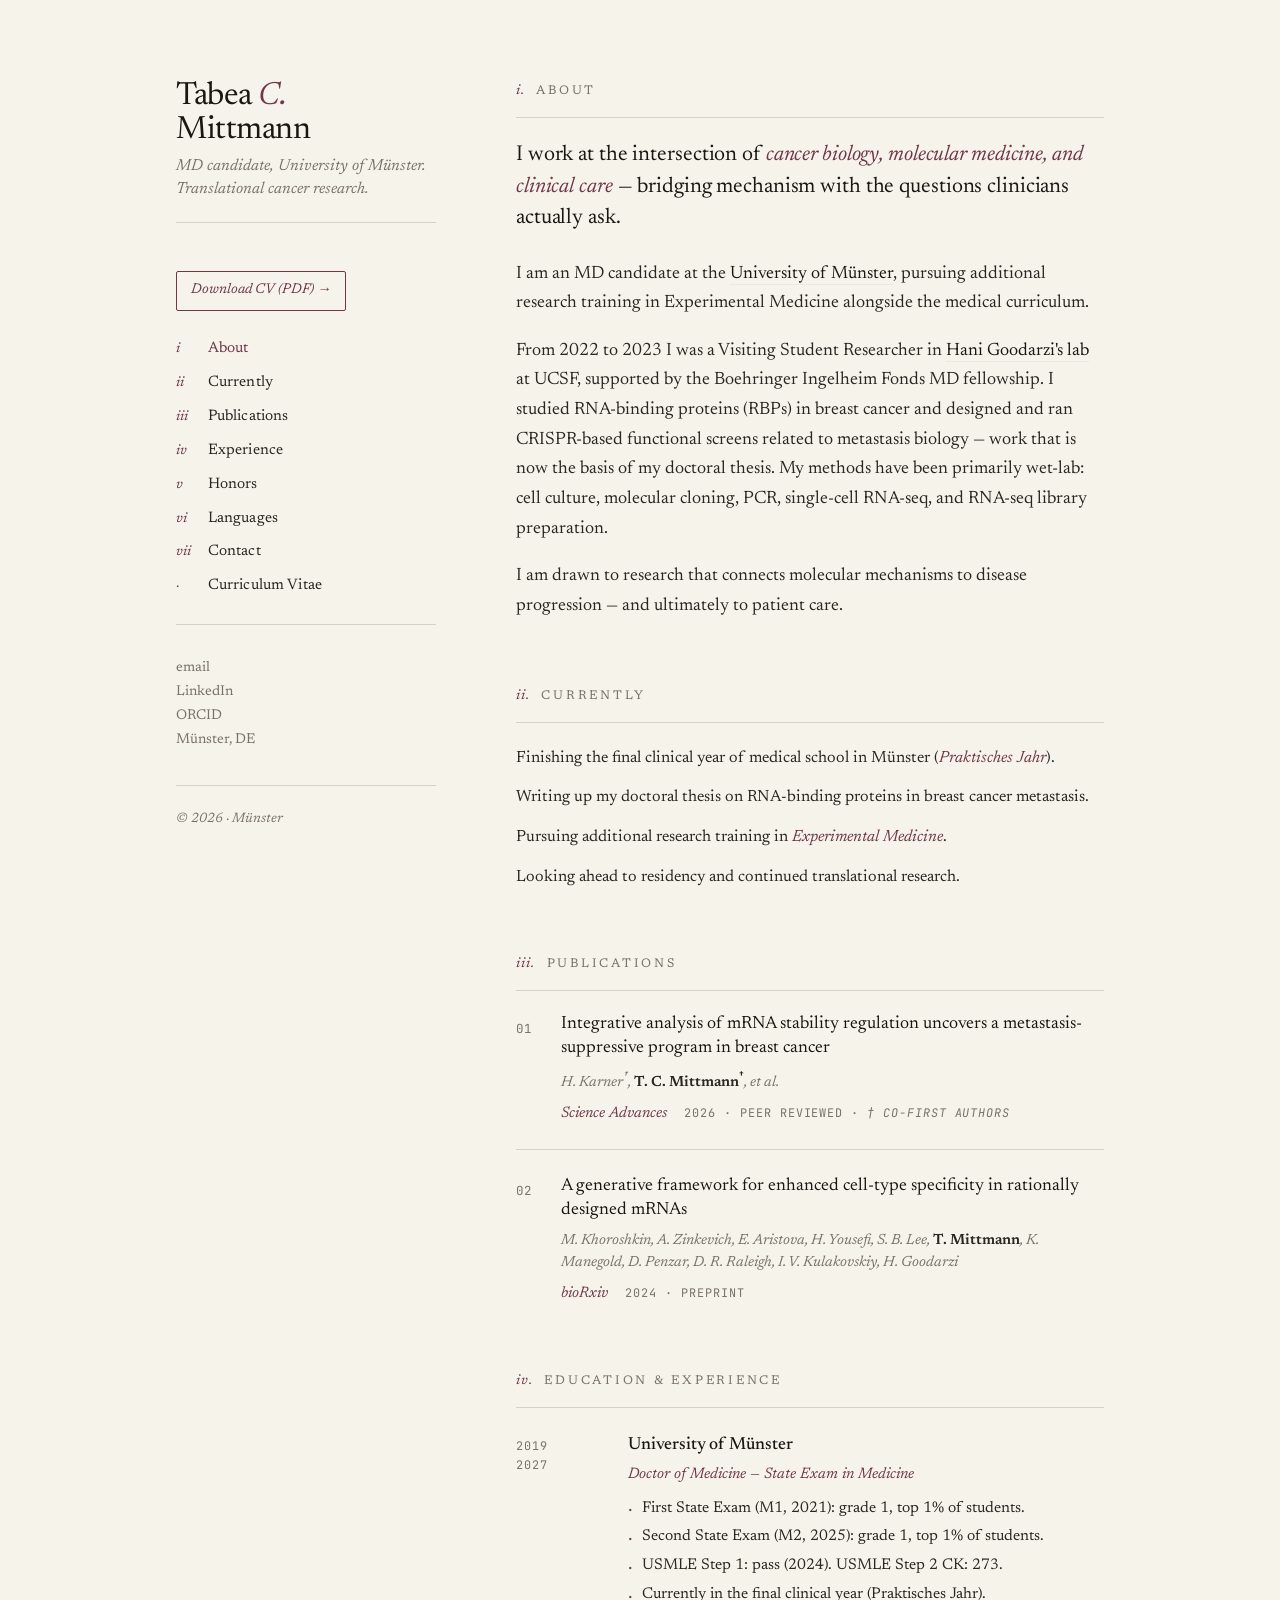
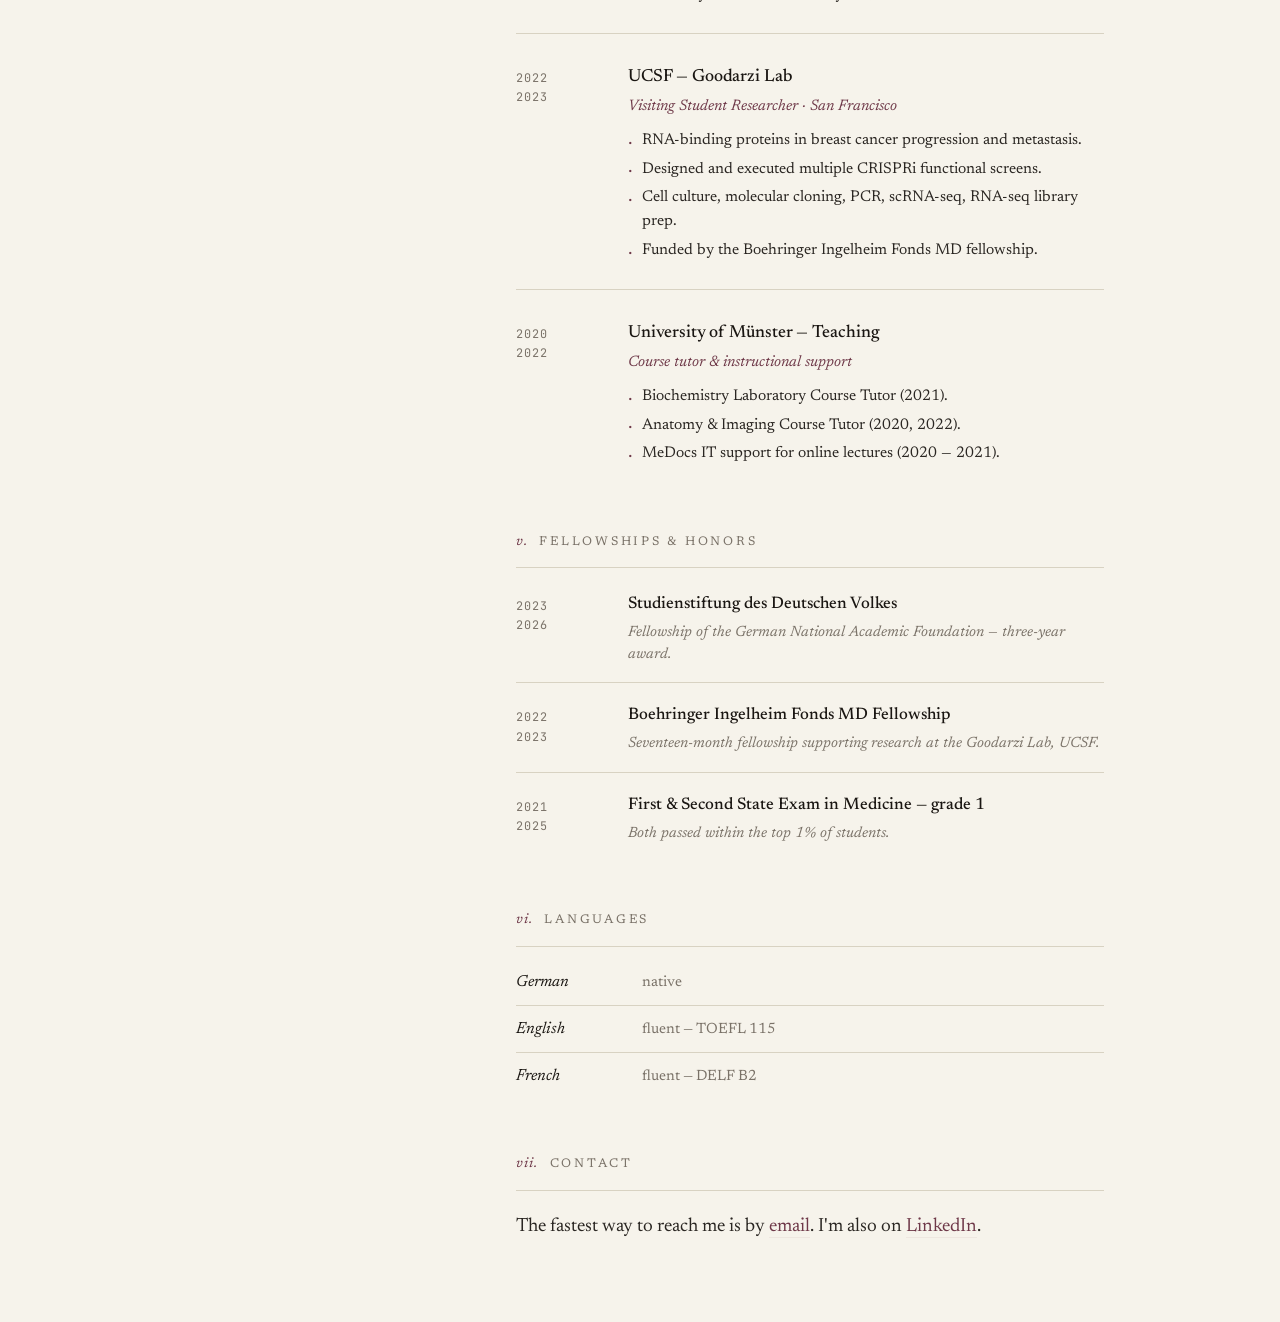
<file: index.html>
<!DOCTYPE html>
<html lang="en">
<head>
  <meta charset="UTF-8">
  <meta name="viewport" content="width=device-width, initial-scale=1.0">
  <title>Tabea C. Mittmann</title>
  <meta name="description" content="Tabea C. Mittmann — MD candidate at the University of Münster, working in translational cancer research.">
  <meta name="author" content="Tabea C. Mittmann">

  <meta property="og:type" content="website">
  <meta property="og:title" content="Tabea C. Mittmann">
  <meta property="og:description" content="MD candidate at the University of Münster, translational cancer research.">
  <meta property="og:url" content="https://tabea.me">

  <link rel="icon" href="data:image/svg+xml,%3Csvg xmlns='http://www.w3.org/2000/svg' viewBox='0 0 32 32'%3E%3Crect width='32' height='32' fill='%23f6f3eb'/%3E%3Ctext x='50%25' y='62%25' dominant-baseline='middle' text-anchor='middle' font-family='Newsreader,Georgia,serif' font-size='18' font-weight='400' fill='%236e3848' font-style='italic'%3Et%3C/text%3E%3C/svg%3E">

  <link rel="preconnect" href="https://fonts.googleapis.com">
  <link rel="preconnect" href="https://fonts.gstatic.com" crossorigin>
  <link href="https://fonts.googleapis.com/css2?family=Newsreader:ital,opsz,wght@0,6..72,400;0,6..72,500;0,6..72,600;1,6..72,400;1,6..72,500&family=JetBrains+Mono:wght@400;500&display=swap" rel="stylesheet">
  <link rel="stylesheet" href="styles.css">
</head>
<body>

  <div class="page">

    <aside class="sidebar">
      <h1 class="side-name">Tabea <span class="middle">C.</span><br>Mittmann</h1>
      <p class="side-role">
        MD candidate, University of Münster.<br>
        Translational cancer research.
      </p>

      <a class="cv-download" href="/docs/Tabea-Mittmann-CV.pdf" target="_blank" rel="noopener" style="margin-bottom: 1.6rem;">
        Download CV (PDF) →
      </a>

      <nav class="side-nav">
        <a href="#about"><span class="num">i</span> About</a>
        <a href="#currently"><span class="num">ii</span> Currently</a>
        <a href="#publications"><span class="num">iii</span> Publications</a>
        <a href="#experience"><span class="num">iv</span> Experience</a>
        <a href="#honors"><span class="num">v</span> Honors</a>
        <a href="#languages"><span class="num">vi</span> Languages</a>
        <a href="#contact"><span class="num">vii</span> Contact</a>
        <a href="/cv/"><span class="num">·</span> Curriculum Vitae</a>
      </nav>

      <div class="side-meta">
        <span class="row"><a id="email-link" href="#" data-user="tabea.mittmann" data-domain="gmail.com">email</a></span>
        <span class="row"><a href="https://www.linkedin.com/in/tabea-mittmann" target="_blank" rel="noopener">LinkedIn</a></span>
        <span class="row"><a href="https://orcid.org/0009-0009-7567-6252" target="_blank" rel="noopener">ORCID</a></span>
        <span class="row">Münster, DE</span>
      </div>

      <div class="side-footer">
        <span id="year"></span>
      </div>
    </aside>

    <main>

      <section id="about">
        <p class="eyebrow"><span class="roman">i.</span> About</p>
        <p class="lede">
          I work at the intersection of <em>cancer biology, molecular medicine,
          and clinical care</em> — bridging mechanism with the questions clinicians
          actually ask.
        </p>
        <div class="prose">
          <p>
            I am an MD candidate at the
            <a href="https://www.uni-muenster.de/en/" target="_blank" rel="noopener">University of Münster</a>,
            pursuing additional research training in Experimental Medicine alongside
            the medical curriculum.
          </p>
          <p>
            From 2022 to 2023 I was a Visiting Student Researcher in
            <a href="https://goodarzilab.org/" target="_blank" rel="noopener">Hani Goodarzi's lab</a>
            at UCSF, supported by the Boehringer Ingelheim Fonds MD fellowship. I studied
            RNA-binding proteins (RBPs) in breast cancer and designed and ran CRISPR-based
            functional screens related to metastasis biology — work that is now the basis
            of my doctoral thesis. My methods have been primarily wet-lab: cell culture,
            molecular cloning, PCR, single-cell RNA-seq, and RNA-seq library preparation.
          </p>
          <p>
            I am drawn to research that connects molecular mechanisms to disease
            progression — and ultimately to patient care.
          </p>
        </div>
      </section>

      <section id="currently">
        <p class="eyebrow"><span class="roman">ii.</span> Currently</p>
        <ul class="now-list">
          <li>Finishing the final clinical year of medical school in Münster (<em>Praktisches Jahr</em>).</li>
          <li>Writing up my doctoral thesis on RNA-binding proteins in breast cancer metastasis.</li>
          <li>Pursuing additional research training in <em>Experimental Medicine</em>.</li>
          <li>Looking ahead to residency and continued translational research.</li>
        </ul>
      </section>

      <section id="publications">
        <p class="eyebrow"><span class="roman">iii.</span> Publications</p>
        <ol class="pubs">
          <li>
            <div>
              <a class="pub-title" href="https://doi.org/10.1126/sciadv.aea9061" target="_blank" rel="noopener">
                Integrative analysis of mRNA stability regulation uncovers a metastasis-suppressive program in breast cancer
              </a>
              <div class="pub-authors">
                H. Karner<sup>†</sup>, <strong>T. C. Mittmann<sup>†</sup></strong>, <em>et al.</em>
              </div>
              <div class="pub-meta">
                <span class="venue">Science Advances</span> 2026 · peer reviewed · <em>† co-first authors</em>
              </div>
            </div>
          </li>
          <li>
            <div>
              <a class="pub-title" href="https://doi.org/10.1101/2024.12.31.630783" target="_blank" rel="noopener">
                A generative framework for enhanced cell-type specificity in rationally designed mRNAs
              </a>
              <div class="pub-authors">
                M. Khoroshkin, A. Zinkevich, E. Aristova, H. Yousefi, S. B. Lee,
                <strong>T. Mittmann</strong>, K. Manegold, D. Penzar, D. R. Raleigh,
                I. V. Kulakovskiy, H. Goodarzi
              </div>
              <div class="pub-meta">
                <span class="venue">bioRxiv</span> 2024 · preprint
              </div>
            </div>
          </li>
        </ol>
      </section>

      <section id="experience">
        <p class="eyebrow"><span class="roman">iv.</span> Education &amp; experience</p>
        <ol class="timeline">
          <li class="timeline-item">
            <div class="timeline-period">2019<br>2027</div>
            <div>
              <div class="timeline-title">University of Münster</div>
              <div class="timeline-subtitle">Doctor of Medicine — State Exam in Medicine</div>
              <ul class="timeline-points">
                <li>First State Exam (M1, 2021): grade 1, top 1% of students.</li>
                <li>Second State Exam (M2, 2025): grade 1, top 1% of students.</li>
                <li>USMLE Step 1: pass (2024). USMLE Step 2 CK: 273.</li>
                <li>Currently in the final clinical year (Praktisches Jahr).</li>
              </ul>
            </div>
          </li>

          <li class="timeline-item">
            <div class="timeline-period">2022<br>2023</div>
            <div>
              <div class="timeline-title">UCSF — Goodarzi Lab</div>
              <div class="timeline-subtitle">Visiting Student Researcher · San Francisco</div>
              <ul class="timeline-points">
                <li>RNA-binding proteins in breast cancer progression and metastasis.</li>
                <li>Designed and executed multiple CRISPRi functional screens.</li>
                <li>Cell culture, molecular cloning, PCR, scRNA-seq, RNA-seq library prep.</li>
                <li>Funded by the Boehringer Ingelheim Fonds MD fellowship.</li>
              </ul>
            </div>
          </li>

          <li class="timeline-item">
            <div class="timeline-period">2020<br>2022</div>
            <div>
              <div class="timeline-title">University of Münster — Teaching</div>
              <div class="timeline-subtitle">Course tutor &amp; instructional support</div>
              <ul class="timeline-points">
                <li>Biochemistry Laboratory Course Tutor (2021).</li>
                <li>Anatomy &amp; Imaging Course Tutor (2020, 2022).</li>
                <li>MeDocs IT support for online lectures (2020 — 2021).</li>
              </ul>
            </div>
          </li>
        </ol>
      </section>

      <section id="honors">
        <p class="eyebrow"><span class="roman">v.</span> Fellowships &amp; honors</p>
        <ul class="honors">
          <li class="honors-item">
            <div class="honors-year">2023<br>2026</div>
            <div>
              <div class="honors-title">Studienstiftung des Deutschen Volkes</div>
              <div class="honors-detail">Fellowship of the German National Academic Foundation — three-year award.</div>
            </div>
          </li>
          <li class="honors-item">
            <div class="honors-year">2022<br>2023</div>
            <div>
              <div class="honors-title">Boehringer Ingelheim Fonds MD Fellowship</div>
              <div class="honors-detail">Seventeen-month fellowship supporting research at the Goodarzi Lab, UCSF.</div>
            </div>
          </li>
          <li class="honors-item">
            <div class="honors-year">2021<br>2025</div>
            <div>
              <div class="honors-title">First &amp; Second State Exam in Medicine — grade 1</div>
              <div class="honors-detail">Both passed within the top 1% of students.</div>
            </div>
          </li>
        </ul>
      </section>

      <section id="languages">
        <p class="eyebrow"><span class="roman">vi.</span> Languages</p>
        <ul class="langs">
          <li><span class="lang-name">German</span><span class="lang-level">native</span></li>
          <li><span class="lang-name">English</span><span class="lang-level">fluent — TOEFL 115</span></li>
          <li><span class="lang-name">French</span><span class="lang-level">fluent — DELF B2</span></li>
        </ul>
      </section>

      <section id="contact">
        <p class="eyebrow"><span class="roman">vii.</span> Contact</p>
        <p class="contact-line">
          The fastest way to reach me is by
          <a id="email-link-2" href="#" data-user="tabea.mittmann" data-domain="gmail.com">email</a>.
          I'm also on <a href="https://www.linkedin.com/in/tabea-mittmann" target="_blank" rel="noopener">LinkedIn</a>.
        </p>
      </section>

    </main>

  </div>

  <script>
    document.getElementById('year').textContent = '© ' + new Date().getFullYear() + '  ·  Münster';

    document.querySelectorAll('a[data-user][data-domain]').forEach(a => {
      const addr = a.dataset.user + '@' + a.dataset.domain;
      a.href = 'mailto:' + addr;
    });

    document.querySelectorAll('a[href^="#"]').forEach(a => {
      a.addEventListener('click', e => {
        const id = a.getAttribute('href');
        if (id.length < 2) return;
        const el = document.querySelector(id);
        if (!el) return;
        e.preventDefault();
        window.scrollTo({ top: el.offsetTop - 30, behavior: 'smooth' });
      });
    });

    // Highlight active sidebar link based on which section is in view
    const navLinks = document.querySelectorAll('.side-nav a[href^="#"]');
    const sections = Array.from(document.querySelectorAll('main section'));
    function syncActive() {
      const y = window.scrollY + 120;
      let current = sections[0];
      for (const s of sections) if (s.offsetTop <= y) current = s;
      navLinks.forEach(a => a.classList.toggle('active', a.getAttribute('href') === '#' + current.id));
    }
    window.addEventListener('scroll', syncActive, { passive: true });
    syncActive();
  </script>
</body>
</html>
</file>
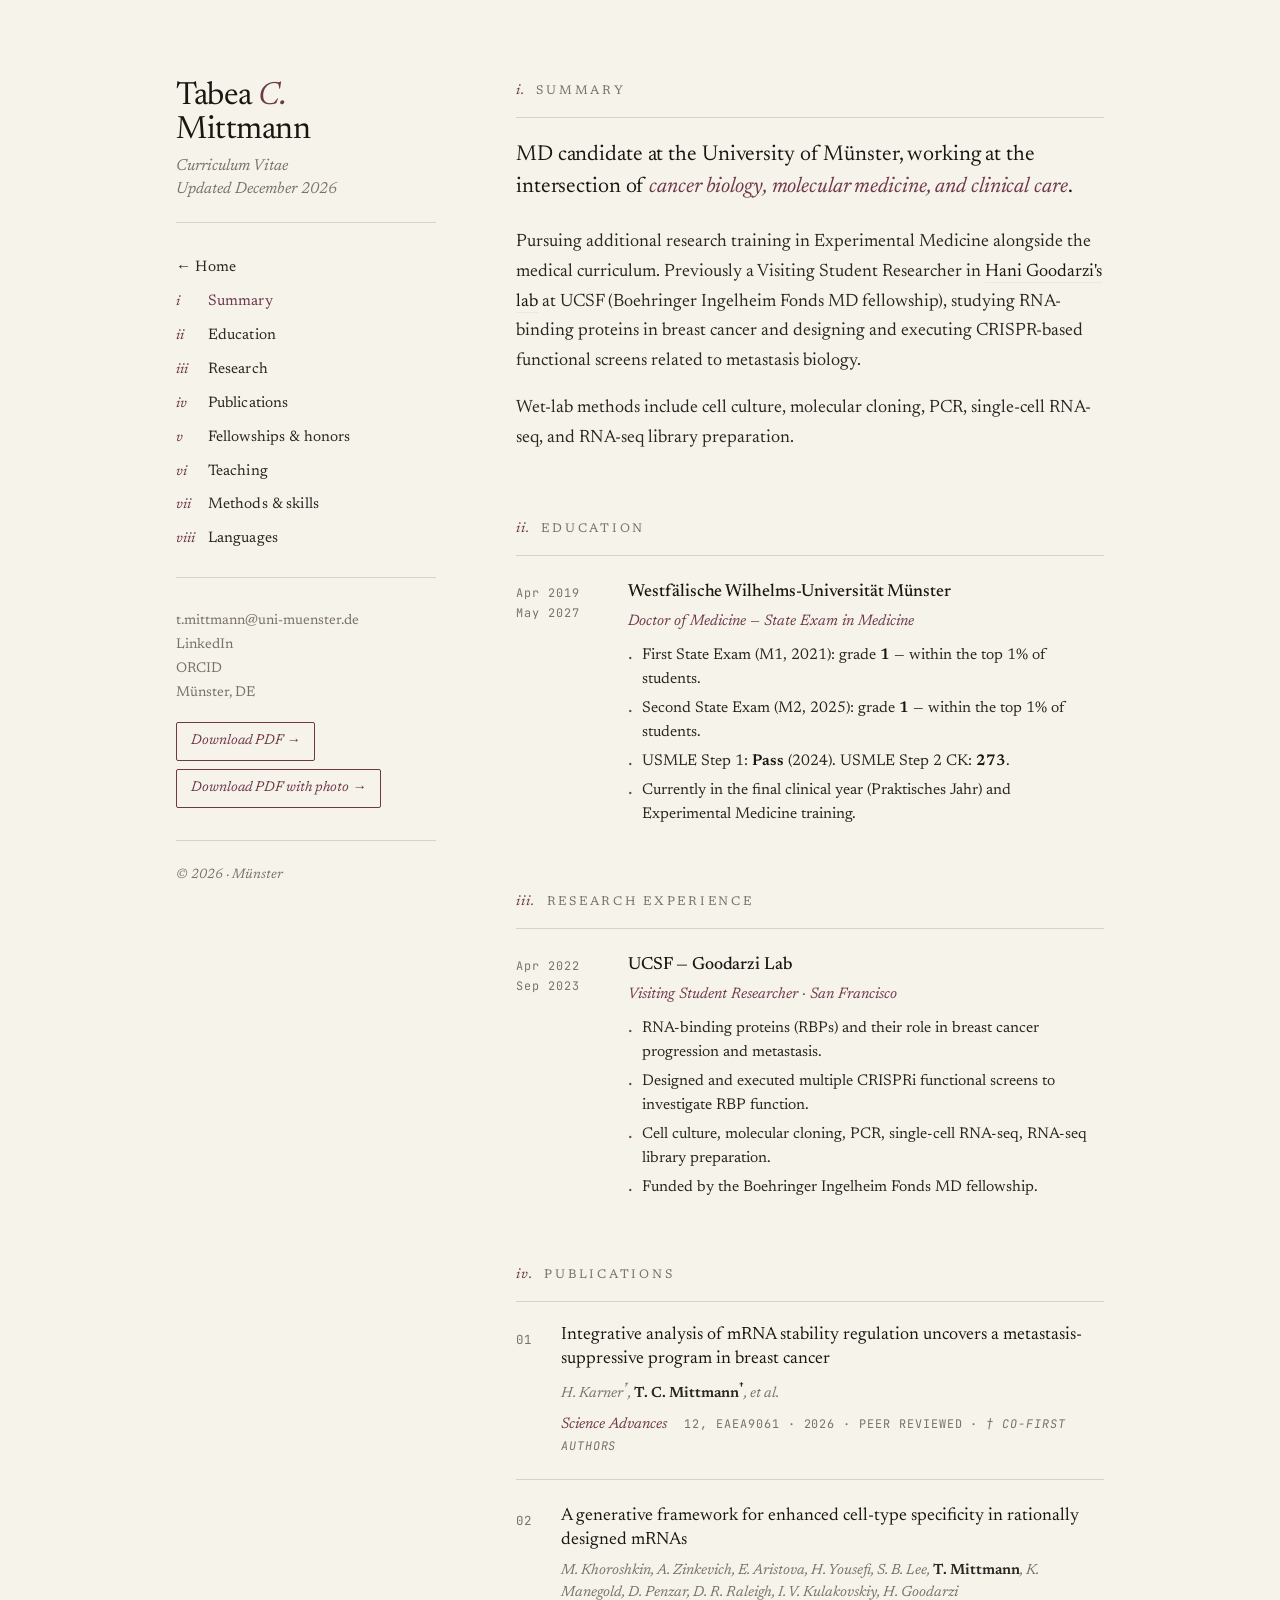
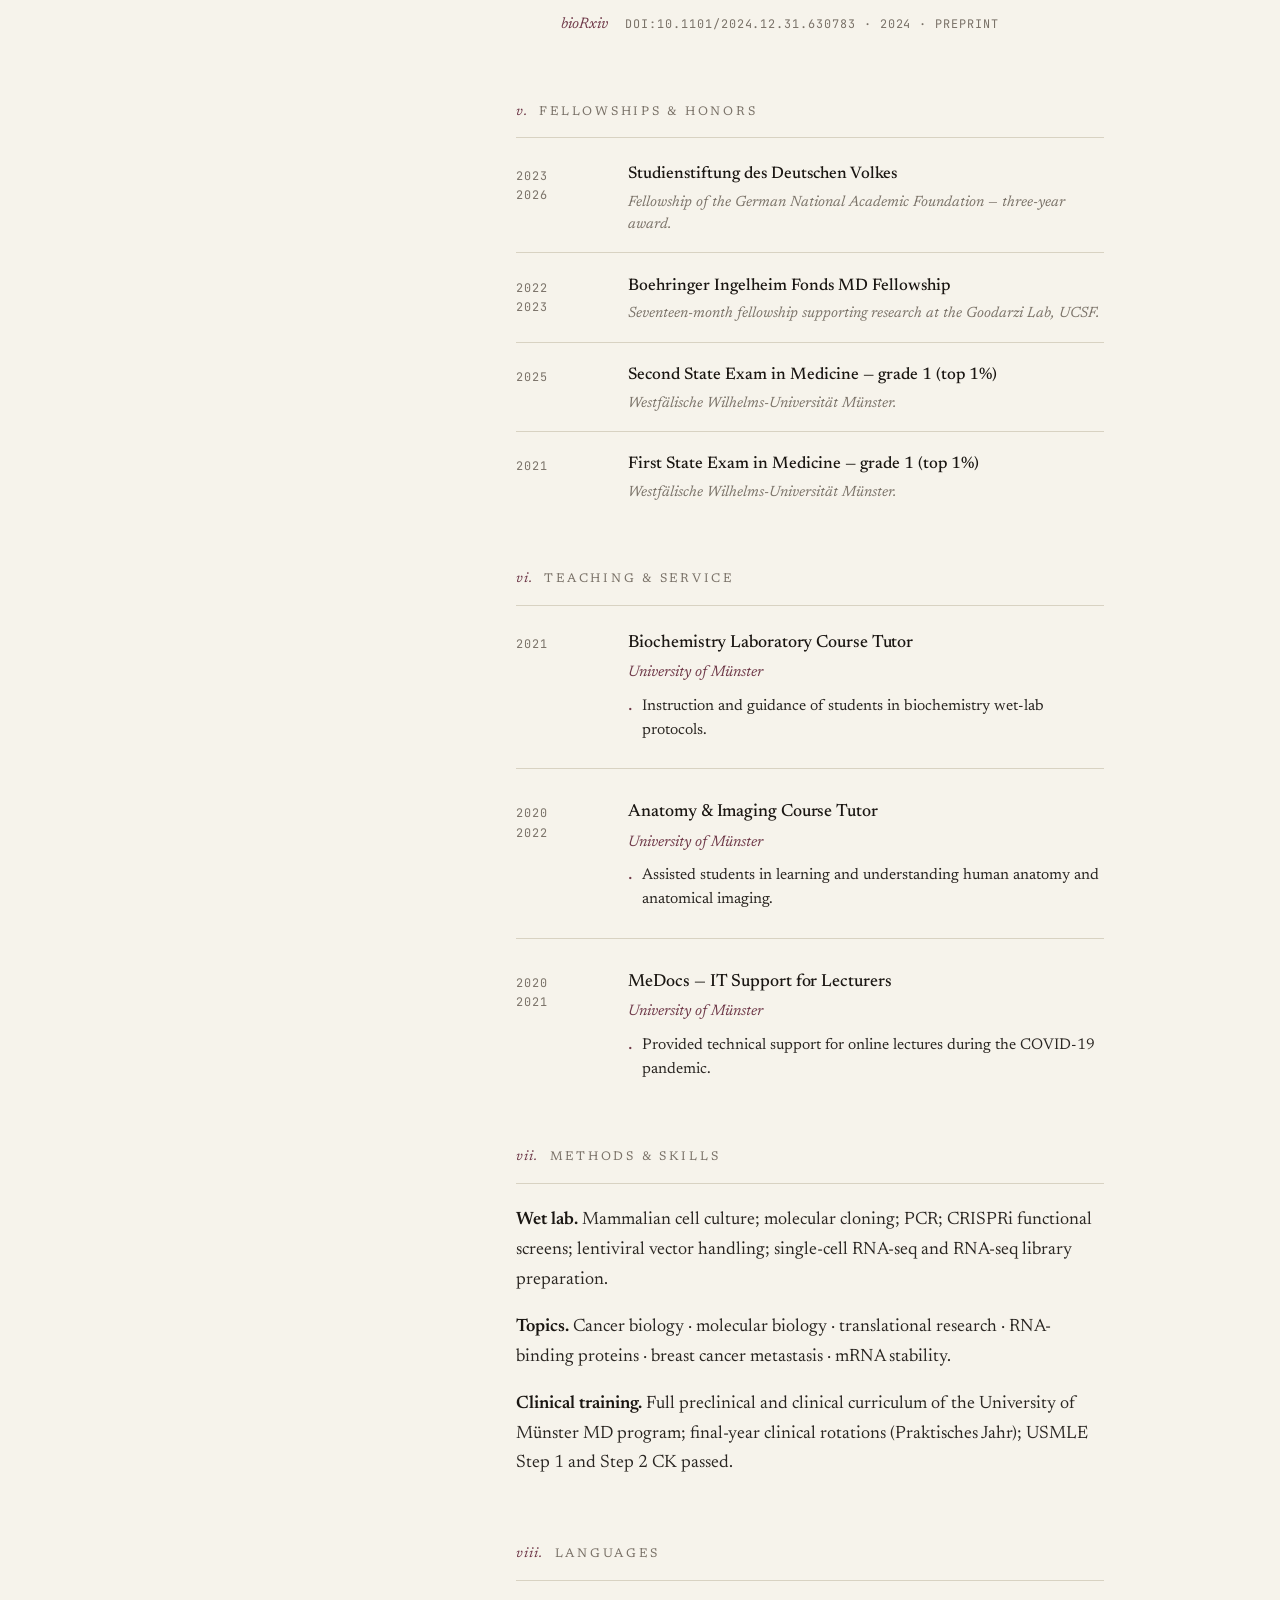
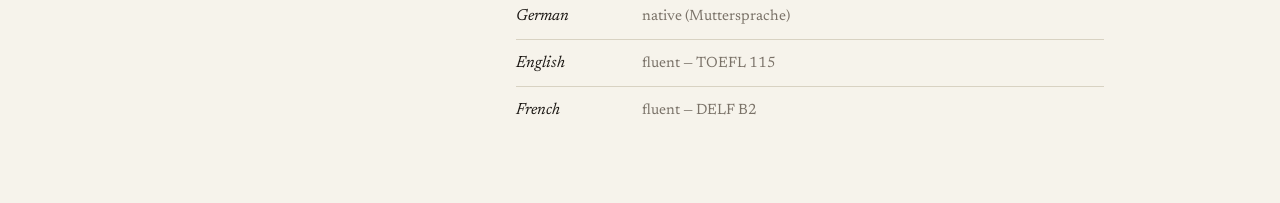
<file: cv/index.html>
<!DOCTYPE html>
<html lang="en">
<head>
  <meta charset="UTF-8">
  <meta name="viewport" content="width=device-width, initial-scale=1.0">
  <title>Curriculum Vitae — Tabea C. Mittmann</title>
  <meta name="description" content="Curriculum vitae of Tabea C. Mittmann.">

  <link rel="icon" href="data:image/svg+xml,%3Csvg xmlns='http://www.w3.org/2000/svg' viewBox='0 0 32 32'%3E%3Crect width='32' height='32' fill='%23f6f3eb'/%3E%3Ctext x='50%25' y='62%25' dominant-baseline='middle' text-anchor='middle' font-family='Newsreader,Georgia,serif' font-size='18' font-weight='400' fill='%236e3848' font-style='italic'%3Et%3C/text%3E%3C/svg%3E">

  <link rel="preconnect" href="https://fonts.googleapis.com">
  <link rel="preconnect" href="https://fonts.gstatic.com" crossorigin>
  <link href="https://fonts.googleapis.com/css2?family=Newsreader:ital,opsz,wght@0,6..72,400;0,6..72,500;0,6..72,600;1,6..72,400;1,6..72,500&family=JetBrains+Mono:wght@400;500&display=swap" rel="stylesheet">
  <link rel="stylesheet" href="../styles.css">
</head>
<body>

  <div class="page">

    <aside class="sidebar">
      <h1 class="side-name">Tabea <span class="middle">C.</span><br>Mittmann</h1>
      <p class="side-role">
        Curriculum Vitae<br>
        <em>Updated <span id="last-updated">…</span></em>
      </p>

      <nav class="side-nav">
        <a href="/">← Home</a>
        <a href="#summary"><span class="num">i</span> Summary</a>
        <a href="#education"><span class="num">ii</span> Education</a>
        <a href="#research"><span class="num">iii</span> Research</a>
        <a href="#publications"><span class="num">iv</span> Publications</a>
        <a href="#honors"><span class="num">v</span> Fellowships &amp; honors</a>
        <a href="#teaching"><span class="num">vi</span> Teaching</a>
        <a href="#skills"><span class="num">vii</span> Methods &amp; skills</a>
        <a href="#languages"><span class="num">viii</span> Languages</a>
      </nav>

      <div class="side-meta">
        <span class="row"><a href="mailto:t.mittmann@uni-muenster.de">t.mittmann@uni-muenster.de</a></span>
        <span class="row"><a href="https://www.linkedin.com/in/tabea-mittmann" target="_blank" rel="noopener">LinkedIn</a></span>
        <span class="row"><a href="https://orcid.org/0009-0009-7567-6252" target="_blank" rel="noopener">ORCID</a></span>
        <span class="row">Münster, DE</span>
      </div>

      <a class="cv-download" href="/docs/Tabea-Mittmann-CV.pdf" target="_blank" rel="noopener">
        Download PDF →
      </a>
      <a class="cv-download" href="/docs/Tabea-Mittmann-CV-Photo.pdf" target="_blank" rel="noopener" style="margin-top: 0.5rem;">
        Download PDF with photo →
      </a>

      <div class="side-footer">
        <span id="year"></span>
      </div>
    </aside>

    <main>

      <section id="summary">
        <p class="eyebrow"><span class="roman">i.</span> Summary</p>
        <p class="lede">
          MD candidate at the University of Münster, working at the intersection of
          <em>cancer biology, molecular medicine, and clinical care</em>.
        </p>
        <div class="prose">
          <p>
            Pursuing additional research training in Experimental Medicine alongside
            the medical curriculum. Previously a Visiting Student Researcher in
            <a href="https://goodarzilab.org/" target="_blank" rel="noopener">Hani Goodarzi's lab</a>
            at UCSF (Boehringer Ingelheim Fonds MD fellowship), studying RNA-binding
            proteins in breast cancer and designing and executing CRISPR-based functional
            screens related to metastasis biology.
          </p>
          <p>
            Wet-lab methods include cell culture, molecular cloning, PCR, single-cell
            RNA-seq, and RNA-seq library preparation.
          </p>
        </div>
      </section>

      <section id="education">
        <p class="eyebrow"><span class="roman">ii.</span> Education</p>
        <ol class="timeline">
          <li class="timeline-item">
            <div class="timeline-period">Apr 2019<br>May 2027</div>
            <div>
              <div class="timeline-title">Westfälische Wilhelms-Universität Münster</div>
              <div class="timeline-subtitle">Doctor of Medicine — State Exam in Medicine</div>
              <ul class="timeline-points">
                <li>First State Exam (M1, 2021): grade <strong>1</strong> — within the top 1% of students.</li>
                <li>Second State Exam (M2, 2025): grade <strong>1</strong> — within the top 1% of students.</li>
                <li>USMLE Step 1: <strong>Pass</strong> (2024). USMLE Step 2 CK: <strong>273</strong>.</li>
                <li>Currently in the final clinical year (Praktisches Jahr) and Experimental Medicine training.</li>
              </ul>
            </div>
          </li>
        </ol>
      </section>

      <section id="research">
        <p class="eyebrow"><span class="roman">iii.</span> Research experience</p>
        <ol class="timeline">
          <li class="timeline-item">
            <div class="timeline-period">Apr 2022<br>Sep 2023</div>
            <div>
              <div class="timeline-title">UCSF — Goodarzi Lab</div>
              <div class="timeline-subtitle">Visiting Student Researcher · San Francisco</div>
              <ul class="timeline-points">
                <li>RNA-binding proteins (RBPs) and their role in breast cancer progression and metastasis.</li>
                <li>Designed and executed multiple CRISPRi functional screens to investigate RBP function.</li>
                <li>Cell culture, molecular cloning, PCR, single-cell RNA-seq, RNA-seq library preparation.</li>
                <li>Funded by the Boehringer Ingelheim Fonds MD fellowship.</li>
              </ul>
            </div>
          </li>
        </ol>
      </section>

      <section id="publications">
        <p class="eyebrow"><span class="roman">iv.</span> Publications</p>
        <ol class="pubs">
          <li>
            <div>
              <a class="pub-title" href="https://doi.org/10.1126/sciadv.aea9061" target="_blank" rel="noopener">
                Integrative analysis of mRNA stability regulation uncovers a metastasis-suppressive program in breast cancer
              </a>
              <div class="pub-authors">
                H. Karner<sup>†</sup>, <strong>T. C. Mittmann<sup>†</sup></strong>, <em>et al.</em>
              </div>
              <div class="pub-meta">
                <span class="venue">Science Advances</span> 12, eaea9061 · 2026 · peer reviewed · <em>† co-first authors</em>
              </div>
            </div>
          </li>
          <li>
            <div>
              <a class="pub-title" href="https://doi.org/10.1101/2024.12.31.630783" target="_blank" rel="noopener">
                A generative framework for enhanced cell-type specificity in rationally designed mRNAs
              </a>
              <div class="pub-authors">
                M. Khoroshkin, A. Zinkevich, E. Aristova, H. Yousefi, S. B. Lee,
                <strong>T. Mittmann</strong>, K. Manegold, D. Penzar, D. R. Raleigh,
                I. V. Kulakovskiy, H. Goodarzi
              </div>
              <div class="pub-meta">
                <span class="venue">bioRxiv</span> doi:10.1101/2024.12.31.630783 · 2024 · preprint
              </div>
            </div>
          </li>
        </ol>
      </section>

      <section id="honors">
        <p class="eyebrow"><span class="roman">v.</span> Fellowships &amp; honors</p>
        <ul class="honors">
          <li class="honors-item">
            <div class="honors-year">2023<br>2026</div>
            <div>
              <div class="honors-title">Studienstiftung des Deutschen Volkes</div>
              <div class="honors-detail">Fellowship of the German National Academic Foundation — three-year award.</div>
            </div>
          </li>
          <li class="honors-item">
            <div class="honors-year">2022<br>2023</div>
            <div>
              <div class="honors-title">Boehringer Ingelheim Fonds MD Fellowship</div>
              <div class="honors-detail">Seventeen-month fellowship supporting research at the Goodarzi Lab, UCSF.</div>
            </div>
          </li>
          <li class="honors-item">
            <div class="honors-year">2025</div>
            <div>
              <div class="honors-title">Second State Exam in Medicine — grade 1 (top 1%)</div>
              <div class="honors-detail">Westfälische Wilhelms-Universität Münster.</div>
            </div>
          </li>
          <li class="honors-item">
            <div class="honors-year">2021</div>
            <div>
              <div class="honors-title">First State Exam in Medicine — grade 1 (top 1%)</div>
              <div class="honors-detail">Westfälische Wilhelms-Universität Münster.</div>
            </div>
          </li>
        </ul>
      </section>

      <section id="teaching">
        <p class="eyebrow"><span class="roman">vi.</span> Teaching &amp; service</p>
        <ol class="timeline">

          <li class="timeline-item">
            <div class="timeline-period">2021</div>
            <div>
              <div class="timeline-title">Biochemistry Laboratory Course Tutor</div>
              <div class="timeline-subtitle">University of Münster</div>
              <ul class="timeline-points">
                <li>Instruction and guidance of students in biochemistry wet-lab protocols.</li>
              </ul>
            </div>
          </li>

          <li class="timeline-item">
            <div class="timeline-period">2020<br>2022</div>
            <div>
              <div class="timeline-title">Anatomy &amp; Imaging Course Tutor</div>
              <div class="timeline-subtitle">University of Münster</div>
              <ul class="timeline-points">
                <li>Assisted students in learning and understanding human anatomy and anatomical imaging.</li>
              </ul>
            </div>
          </li>

          <li class="timeline-item">
            <div class="timeline-period">2020<br>2021</div>
            <div>
              <div class="timeline-title">MeDocs — IT Support for Lecturers</div>
              <div class="timeline-subtitle">University of Münster</div>
              <ul class="timeline-points">
                <li>Provided technical support for online lectures during the COVID-19 pandemic.</li>
              </ul>
            </div>
          </li>

        </ol>
      </section>

      <section id="skills">
        <p class="eyebrow"><span class="roman">vii.</span> Methods &amp; skills</p>
        <div class="prose">
          <p>
            <strong>Wet lab.</strong> Mammalian cell culture; molecular cloning; PCR;
            CRISPRi functional screens; lentiviral vector handling; single-cell RNA-seq
            and RNA-seq library preparation.
          </p>
          <p>
            <strong>Topics.</strong> Cancer biology · molecular biology · translational
            research · RNA-binding proteins · breast cancer metastasis · mRNA stability.
          </p>
          <p>
            <strong>Clinical training.</strong> Full preclinical and clinical curriculum
            of the University of Münster MD program; final-year clinical rotations
            (Praktisches Jahr); USMLE Step 1 and Step 2 CK passed.
          </p>
        </div>
      </section>

      <section id="languages">
        <p class="eyebrow"><span class="roman">viii.</span> Languages</p>
        <ul class="langs">
          <li><span class="lang-name">German</span><span class="lang-level">native (Muttersprache)</span></li>
          <li><span class="lang-name">English</span><span class="lang-level">fluent — TOEFL 115</span></li>
          <li><span class="lang-name">French</span><span class="lang-level">fluent — DELF B2</span></li>
        </ul>
      </section>

    </main>

  </div>

  <script>
    document.getElementById('year').textContent = '© ' + new Date().getFullYear() + '  ·  Münster';

    // "Updated <month year>" pulled from this file's last modified time
    // (GitHub Pages serves Last-Modified headers from the commit time, so it
    // automatically reflects the deploy date without manual bumping).
    (function () {
      const el = document.getElementById('last-updated');
      if (!el) return;
      const d = new Date(document.lastModified);
      el.textContent = isNaN(d) ? '' : d.toLocaleDateString('en-US', { month: 'long', year: 'numeric' });
    })();

    document.querySelectorAll('a[href^="#"]').forEach(a => {
      a.addEventListener('click', e => {
        const id = a.getAttribute('href');
        if (id.length < 2) return;
        const el = document.querySelector(id);
        if (!el) return;
        e.preventDefault();
        window.scrollTo({ top: el.offsetTop - 30, behavior: 'smooth' });
      });
    });

    const navLinks = document.querySelectorAll('.side-nav a[href^="#"]');
    const sections = Array.from(document.querySelectorAll('main section'));
    function syncActive() {
      const y = window.scrollY + 120;
      let current = sections[0];
      for (const s of sections) if (s.offsetTop <= y) current = s;
      navLinks.forEach(a => a.classList.toggle('active', a.getAttribute('href') === '#' + current.id));
    }
    window.addEventListener('scroll', syncActive, { passive: true });
    syncActive();
  </script>
</body>
</html>
</file>
<file: styles.css>
/* ============================================================
   Tabea C. Mittmann — site styles
   Two-column reading layout: sticky sidebar + serif content.
   ============================================================ */

:root {
  --bg: #f6f3eb;
  --ink: #1a1612;
  --text: #2a2622;
  --muted: #7a7268;
  --rule: #d8d2c2;
  --accent: #6e3848;
  --accent-soft: #6e384810;
  --serif: 'Newsreader', 'EB Garamond', Georgia, 'Times New Roman', serif;
  --mono: 'JetBrains Mono', ui-monospace, SFMono-Regular, Consolas, monospace;
}

@media (prefers-color-scheme: dark) {
  :root {
    --bg: #161310;
    --ink: #ece6d6;
    --text: #d4cdbd;
    --muted: #8a8174;
    --rule: #2a2520;
    --accent: #c7889a;
    --accent-soft: #c7889a14;
  }
}

* { margin: 0; padding: 0; box-sizing: border-box; }

html { scroll-behavior: smooth; }

body {
  background: var(--bg);
  color: var(--text);
  font-family: var(--serif);
  font-size: 18px;
  line-height: 1.65;
  font-feature-settings: "kern", "liga", "onum";
  -webkit-font-smoothing: antialiased;
  text-rendering: optimizeLegibility;
}

a {
  color: var(--text);
  text-decoration: none;
  border-bottom: 1px solid var(--rule);
  padding-bottom: 1px;
  transition: color 0.18s, border-color 0.18s;
}
a:hover {
  color: var(--accent);
  border-bottom-color: var(--accent);
}

em, i { font-style: italic; }
strong { font-weight: 600; color: var(--ink); }

/* ---------- Layout ---------- */

.page {
  display: grid;
  grid-template-columns: 260px 1fr;
  gap: 80px;
  max-width: 1040px;
  margin: 0 auto;
  padding: 80px 56px;
  align-items: start;
}

@media (max-width: 900px) {
  .page {
    grid-template-columns: 1fr;
    gap: 48px;
    padding: 56px 32px;
  }
}

@media (max-width: 480px) {
  .page { padding: 40px 24px; }
  body { font-size: 17px; }
}

/* ---------- Sidebar ---------- */

.sidebar {
  position: sticky;
  top: 80px;
  align-self: start;
}

@media (max-width: 900px) {
  .sidebar { position: static; }
}

.side-name {
  font-family: var(--serif);
  font-weight: 400;
  font-size: 2rem;
  line-height: 1.05;
  letter-spacing: -0.015em;
  color: var(--ink);
  margin-bottom: 0.5rem;
}
.side-name .middle {
  font-style: italic;
  color: var(--accent);
  font-weight: 400;
}

.side-role {
  font-family: var(--serif);
  font-style: italic;
  font-size: 1rem;
  color: var(--muted);
  line-height: 1.4;
  margin-bottom: 2rem;
  padding-bottom: 1.4rem;
  border-bottom: 1px solid var(--rule);
}

.side-nav {
  display: flex;
  flex-direction: column;
  gap: 0.55rem;
  margin-bottom: 2rem;
  padding-bottom: 1.6rem;
  border-bottom: 1px solid var(--rule);
}
.side-nav a {
  font-family: var(--serif);
  font-size: 0.95rem;
  color: var(--text);
  border-bottom: none;
  padding: 0;
  letter-spacing: 0.01em;
  display: flex;
  align-items: baseline;
  gap: 0.6rem;
}
.side-nav a .num {
  font-style: italic;
  color: var(--accent);
  font-size: 0.85rem;
  min-width: 22px;
  font-variant-numeric: oldstyle-nums;
}
.side-nav a:hover { color: var(--accent); }
.side-nav a.active { color: var(--accent); }

.side-meta {
  font-size: 0.88rem;
  color: var(--muted);
  line-height: 1.7;
}
.side-meta .row { display: block; }
.side-meta a {
  color: var(--muted);
  border-bottom: 1px solid transparent;
  padding-bottom: 0;
}
.side-meta a:hover { color: var(--accent); border-bottom-color: var(--accent); }

.side-footer {
  margin-top: 2rem;
  padding-top: 1.4rem;
  border-top: 1px solid var(--rule);
  font-family: var(--serif);
  font-style: italic;
  font-size: 0.85rem;
  color: var(--muted);
}

/* ---------- Content ---------- */

main {
  max-width: 640px;
}

main section {
  margin-bottom: 4rem;
}
main section:last-child { margin-bottom: 0; }

.eyebrow {
  display: flex;
  align-items: baseline;
  gap: 0.7rem;
  font-family: var(--serif);
  font-size: 0.78rem;
  letter-spacing: 0.22em;
  text-transform: uppercase;
  color: var(--muted);
  margin-bottom: 1.4rem;
  padding-bottom: 0.9rem;
  border-bottom: 1px solid var(--rule);
}
.eyebrow .roman {
  font-style: italic;
  color: var(--accent);
  letter-spacing: 0.08em;
  font-size: 0.85rem;
  text-transform: none;
  font-variant-numeric: oldstyle-nums;
}

h2 {
  display: none;       /* visually replaced by .eyebrow above */
}

/* "lede" intro paragraph */
.lede {
  font-family: var(--serif);
  font-size: 1.35rem;
  line-height: 1.45;
  color: var(--ink);
  margin-bottom: 1.6rem;
  letter-spacing: -0.005em;
}
.lede em { color: var(--accent); }

/* Body paragraphs */
.prose p {
  margin-bottom: 1.1rem;
  color: var(--text);
}
.prose p:last-child { margin-bottom: 0; }
.prose a {
  color: var(--ink);
  border-bottom: 1px solid var(--accent-soft);
}
.prose a:hover {
  color: var(--accent);
  border-bottom-color: var(--accent);
}

/* ---------- Currently ---------- */

.now-list {
  list-style: none;
  display: grid;
  gap: 0.95rem;
}
.now-list li {
  font-size: 1.02rem;
  line-height: 1.5;
}
.now-list em { color: var(--accent); }

/* ---------- Publications ---------- */

.pubs {
  list-style: none;
  display: grid;
  gap: 1.6rem;
  counter-reset: pub;
}
.pubs li {
  display: grid;
  grid-template-columns: 32px 1fr;
  gap: 0.8rem;
  padding-bottom: 1.4rem;
  border-bottom: 1px solid var(--rule);
}
.pubs li:last-child { border-bottom: none; padding-bottom: 0; }
.pubs li::before {
  counter-increment: pub;
  content: counter(pub, decimal-leading-zero);
  font-family: var(--mono);
  font-size: 0.78rem;
  color: var(--muted);
  letter-spacing: 0.06em;
  padding-top: 6px;
  font-variant-numeric: tabular-nums;
}
.pub-title {
  font-family: var(--serif);
  font-size: 1.12rem;
  line-height: 1.32;
  color: var(--ink);
  margin-bottom: 0.4rem;
  border-bottom: none;
  display: block;
}
.pub-title:hover { color: var(--accent); }
.pub-authors {
  font-size: 0.92rem;
  color: var(--muted);
  font-style: italic;
  line-height: 1.5;
  margin-bottom: 0.45rem;
}
.pub-authors strong {
  color: var(--text);
  font-weight: 600;
  font-style: normal;
}
.pub-meta {
  font-family: var(--mono);
  font-size: 0.74rem;
  letter-spacing: 0.08em;
  color: var(--muted);
  text-transform: uppercase;
}
.pub-meta .venue {
  font-family: var(--serif);
  font-style: italic;
  font-size: 0.95rem;
  color: var(--accent);
  letter-spacing: 0;
  text-transform: none;
  margin-right: 0.6rem;
}

/* ---------- Experience timeline ---------- */

.timeline {
  list-style: none;
  display: grid;
  gap: 1.8rem;
}
.timeline-item {
  display: grid;
  grid-template-columns: 90px 1fr;
  gap: 1.4rem;
  padding-bottom: 1.6rem;
  border-bottom: 1px solid var(--rule);
}
.timeline li:last-child { border-bottom: none; padding-bottom: 0; }
.timeline-period {
  font-family: var(--mono);
  font-size: 0.74rem;
  color: var(--muted);
  letter-spacing: 0.08em;
  font-variant-numeric: tabular-nums;
  padding-top: 6px;
}
.timeline-title {
  font-family: var(--serif);
  font-size: 1.1rem;
  font-weight: 500;
  color: var(--ink);
  margin-bottom: 0.15rem;
  letter-spacing: -0.005em;
}
.timeline-subtitle {
  font-family: var(--serif);
  font-style: italic;
  color: var(--accent);
  font-size: 0.95rem;
  margin-bottom: 0.6rem;
}
.timeline-points {
  list-style: none;
  display: grid;
  gap: 0.3rem;
  font-size: 0.97rem;
  line-height: 1.55;
}
.timeline-points li {
  position: relative;
  padding-left: 14px;
}
.timeline-points li::before {
  content: '·';
  position: absolute;
  left: 0;
  color: var(--accent);
  font-size: 1.2rem;
  line-height: 1;
  top: 0.2em;
}

@media (max-width: 720px) {
  .timeline-item { grid-template-columns: 1fr; gap: 0.4rem; }
  .timeline-period { padding-top: 0; }
}

/* ---------- Honors ---------- */

.honors {
  list-style: none;
  display: grid;
  gap: 1.2rem;
}
.honors-item {
  display: grid;
  grid-template-columns: 90px 1fr;
  gap: 1.4rem;
  padding-bottom: 1rem;
  border-bottom: 1px solid var(--rule);
}
.honors li:last-child { border-bottom: none; padding-bottom: 0; }
.honors-year {
  font-family: var(--mono);
  font-size: 0.74rem;
  letter-spacing: 0.08em;
  color: var(--muted);
  font-variant-numeric: tabular-nums;
  padding-top: 6px;
}
.honors-title {
  font-family: var(--serif);
  font-size: 1.05rem;
  font-weight: 500;
  color: var(--ink);
  margin-bottom: 0.2rem;
}
.honors-detail {
  font-size: 0.93rem;
  color: var(--muted);
  font-style: italic;
  line-height: 1.5;
}

@media (max-width: 720px) {
  .honors-item { grid-template-columns: 1fr; gap: 0.2rem; }
  .honors-year { padding-top: 0; }
}

/* ---------- Languages ---------- */

.langs {
  list-style: none;
  display: grid;
  gap: 0.6rem;
}
.langs li {
  display: grid;
  grid-template-columns: 110px 1fr;
  gap: 1rem;
  align-items: baseline;
  font-size: 1rem;
  padding-bottom: 0.6rem;
  border-bottom: 1px solid var(--rule);
}
.langs li:last-child { border-bottom: none; padding-bottom: 0; }
.lang-name {
  font-family: var(--serif);
  font-style: italic;
  color: var(--ink);
}
.lang-level {
  color: var(--muted);
  font-size: 0.93rem;
}

/* ---------- Contact ---------- */

.contact-line {
  font-family: var(--serif);
  font-size: 1.2rem;
  line-height: 1.5;
}
.contact-line a {
  color: var(--accent);
  border-bottom: 1px solid var(--accent-soft);
}
.contact-line a:hover { border-bottom-color: var(--accent); }

/* ---------- CV-page extras ---------- */

.cv-download {
  display: inline-flex;
  align-items: center;
  gap: 8px;
  margin-top: 1rem;
  padding: 7px 14px;
  border: 1px solid var(--accent);
  color: var(--accent);
  font-family: var(--serif);
  font-style: italic;
  font-size: 0.88rem;
  border-radius: 2px;
  transition: background 0.18s, color 0.18s;
}
.cv-download:hover { background: var(--accent); color: var(--bg); }

/* ---------- Print ---------- */

@media print {
  .sidebar, .cv-download { display: none; }
  body { background: white; color: black; font-size: 11pt; }
  .page { display: block; padding: 0; }
  main { max-width: none; }
  main section { page-break-inside: avoid; margin-bottom: 1.5rem; }
  a { color: black; }
}

/* ---------- Reduced motion ---------- */

@media (prefers-reduced-motion: reduce) {
  *, *::before, *::after {
    animation-duration: 0.01ms !important;
    transition-duration: 0.01ms !important;
  }
  html { scroll-behavior: auto; }
}
</file>
